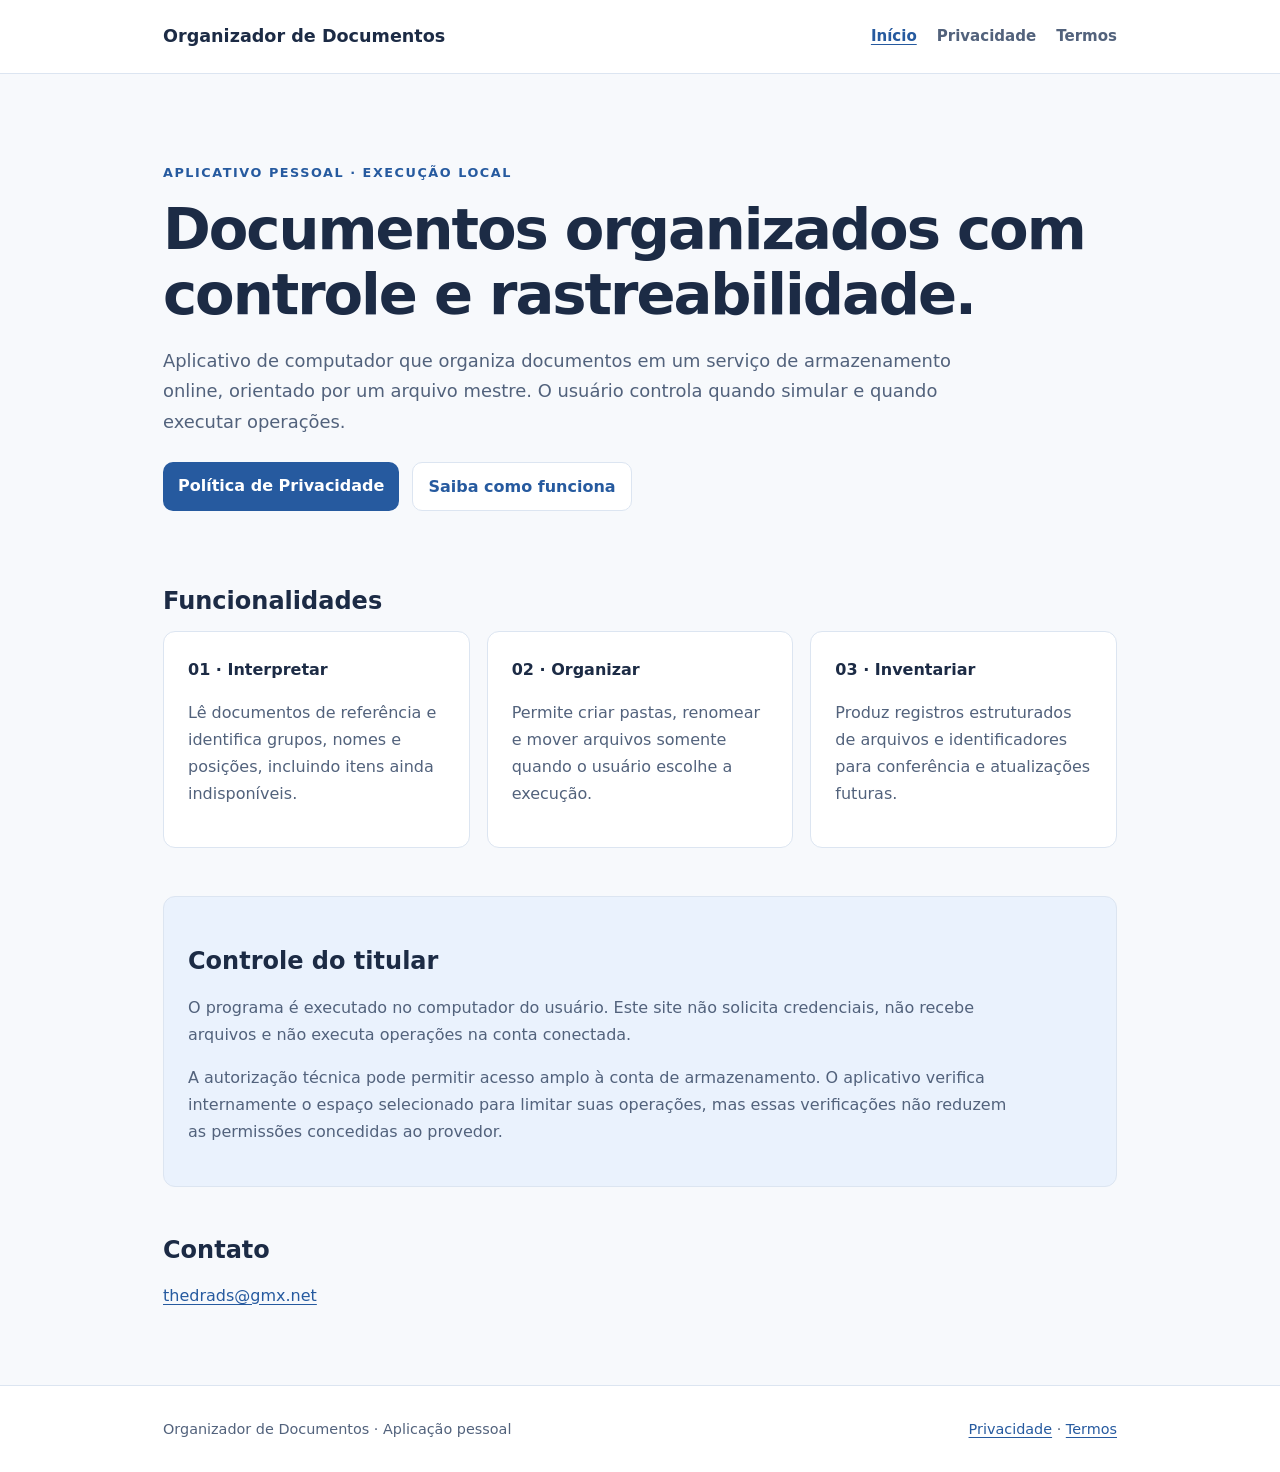
<file: organizador-documentos/index.html>
<!doctype html>
<html lang="pt-BR"><head><meta charset="utf-8"><meta name="viewport" content="width=device-width,initial-scale=1"><meta name="robots" content="noindex,nofollow,noarchive"><meta name="referrer" content="no-referrer"><meta http-equiv="Content-Security-Policy" content="default-src 'none'; style-src 'self'; base-uri 'none'; form-action 'none'; object-src 'none'"><meta name="description" content="Apresentação do Organizador de Documentos, ferramenta pessoal de organização de arquivos."><title>Página inicial — Organizador de Documentos</title><link rel="stylesheet" href="./estilo.css"></head>
<body><a class="skip" href="#conteudo">Ir ao conteúdo</a><header><div class="wrap nav"><a class="brand" href="./">Organizador de Documentos</a><nav aria-label="Navegação"><a href="./index.html" aria-current="page">Início</a><a href="./privacidade.html">Privacidade</a><a href="./termos.html">Termos</a></nav></div></header><main id="conteudo" class="wrap home">
<section class="hero"><p class="eyebrow">Aplicativo pessoal · Execução local</p><h1>Documentos organizados com controle e rastreabilidade.</h1>
<p class="lead">Aplicativo de computador que organiza documentos em um serviço de armazenamento online, orientado por um arquivo mestre. O usuário controla quando simular e quando executar operações.</p>
<div class="buttons"><a class="primary" href="./privacidade.html">Política de Privacidade</a><a class="secondary" href="#funcionamento">Saiba como funciona</a></div></section>
<section id="funcionamento"><h2>Funcionalidades</h2><div class="grid"><article><strong>01 · Interpretar</strong><p>Lê documentos de referência e identifica grupos, nomes e posições, incluindo itens ainda indisponíveis.</p></article><article><strong>02 · Organizar</strong><p>Permite criar pastas, renomear e mover arquivos somente quando o usuário escolhe a execução.</p></article><article><strong>03 · Inventariar</strong><p>Produz registros estruturados de arquivos e identificadores para conferência e atualizações futuras.</p></article></div></section>
<section class="panel"><h2>Controle do titular</h2><p>O programa é executado no computador do usuário. Este site não solicita credenciais, não recebe arquivos e não executa operações na conta conectada.</p>
<p>A autorização técnica pode permitir acesso amplo à conta de armazenamento. O aplicativo verifica internamente o espaço selecionado para limitar suas operações, mas essas verificações não reduzem as permissões concedidas ao provedor.</p></section>
<section class="contact"><h2>Contato</h2><p><a href="mailto:thedrads@gmx.net">thedrads@gmx.net</a></p></section></main><footer><div class="wrap foot"><span>Organizador de Documentos · Aplicação pessoal</span><span><a href="./privacidade.html">Privacidade</a> · <a href="./termos.html">Termos</a></span></div></footer></body></html>
</file>
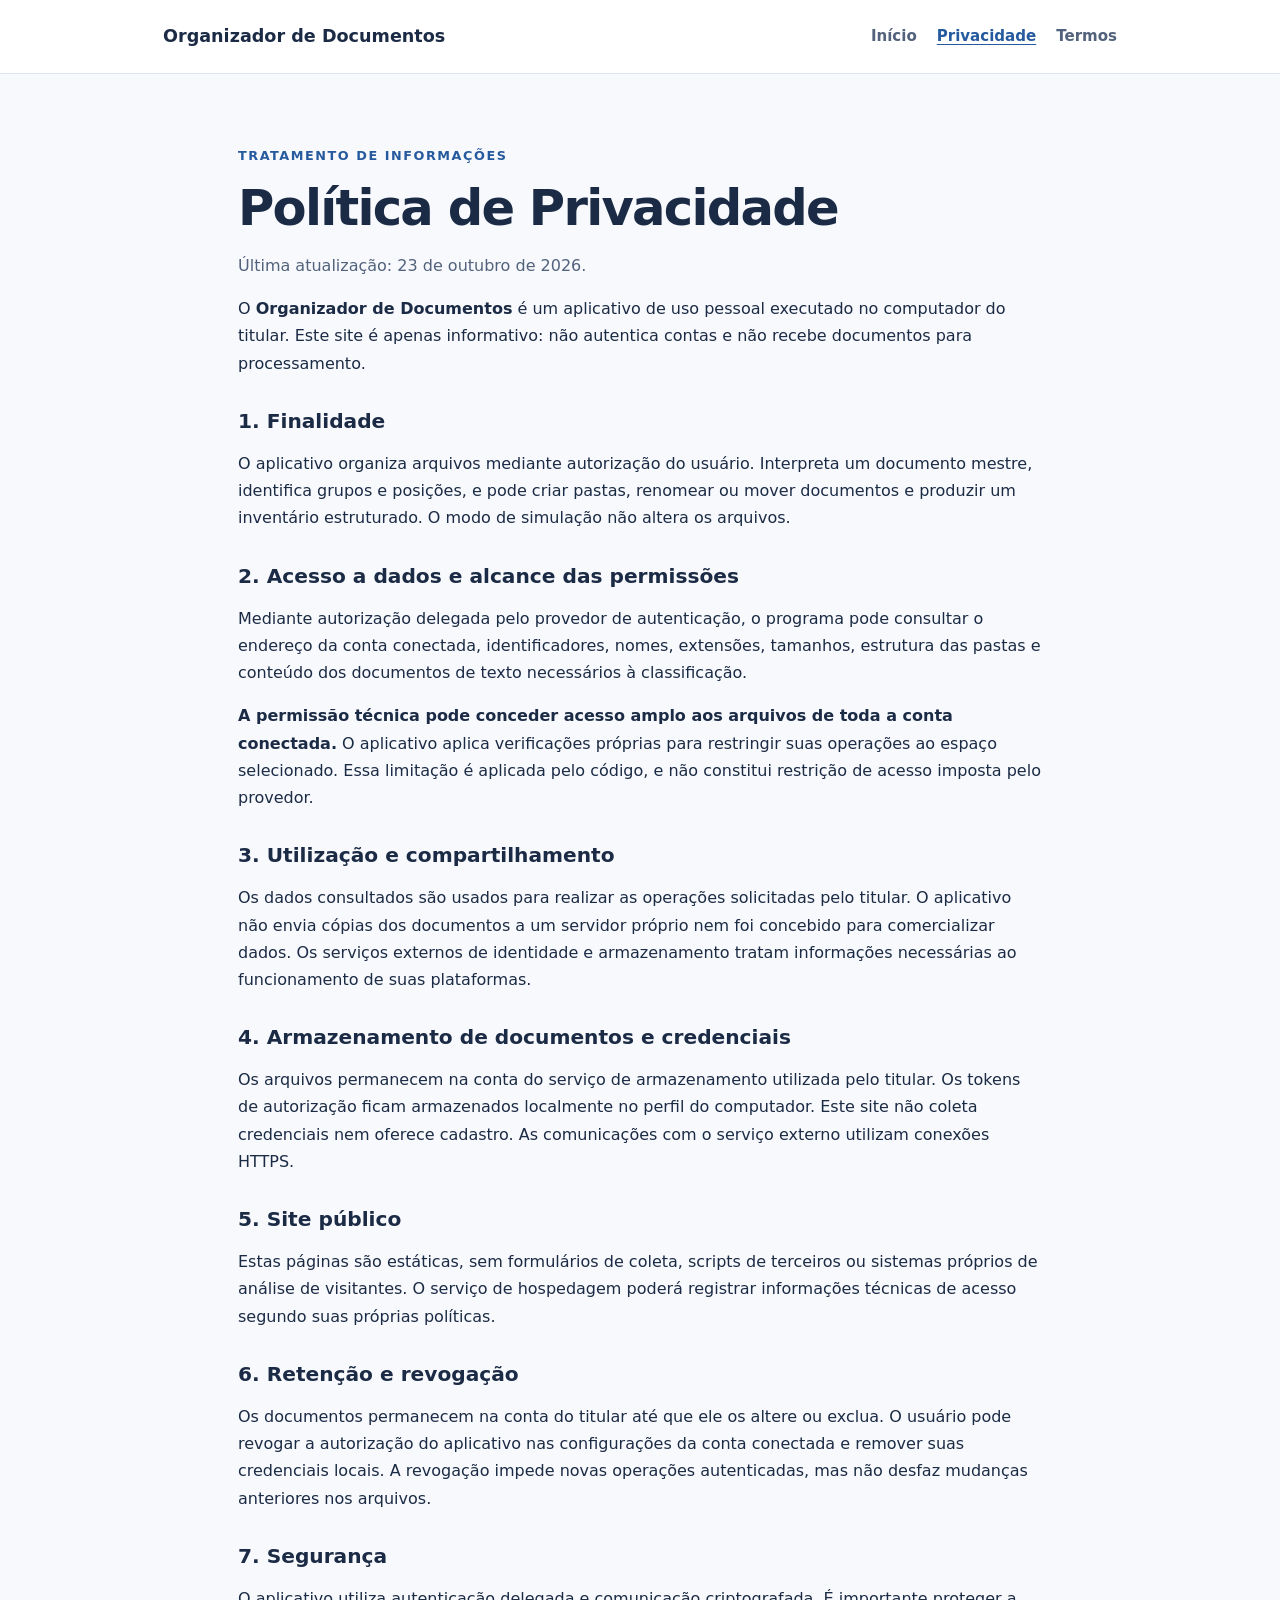
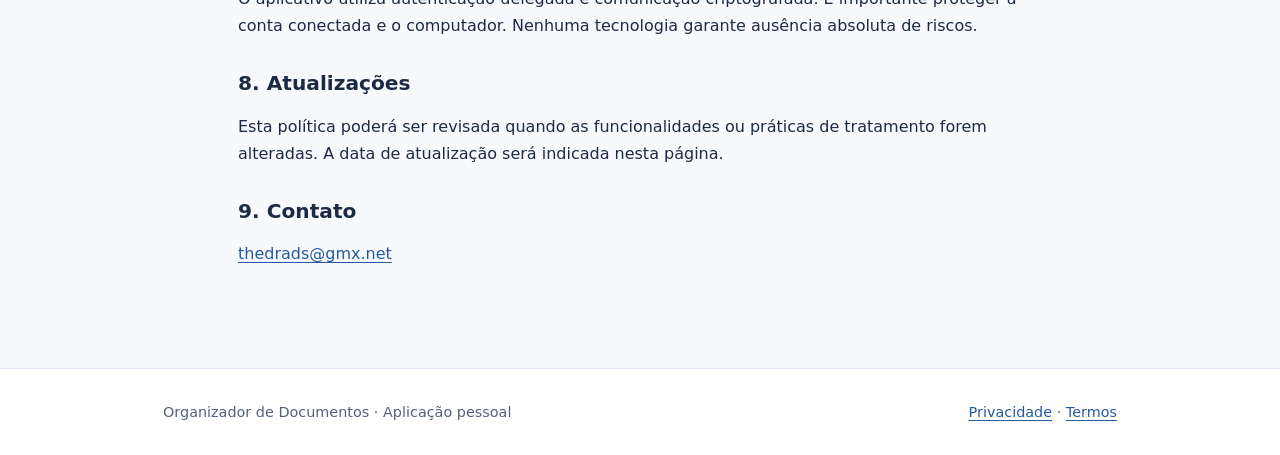
<file: organizador-documentos/privacidade.html>
<!doctype html>
<html lang="pt-BR"><head><meta charset="utf-8"><meta name="viewport" content="width=device-width,initial-scale=1"><meta name="robots" content="noindex,nofollow,noarchive"><meta name="referrer" content="no-referrer"><meta http-equiv="Content-Security-Policy" content="default-src 'none'; style-src 'self'; base-uri 'none'; form-action 'none'; object-src 'none'"><meta name="description" content="Política de Privacidade do Organizador de Documentos."><title>Política de Privacidade — Organizador de Documentos</title><link rel="stylesheet" href="./estilo.css"></head>
<body><a class="skip" href="#conteudo">Ir ao conteúdo</a><header><div class="wrap nav"><a class="brand" href="./">Organizador de Documentos</a><nav aria-label="Navegação"><a href="./index.html">Início</a><a href="./privacidade.html" aria-current="page">Privacidade</a><a href="./termos.html">Termos</a></nav></div></header><main id="conteudo" class="wrap document">
<p class="eyebrow">Tratamento de informações</p><h1>Política de Privacidade</h1><p class="muted">Última atualização: 23 de outubro de 2026.</p>
<p>O <strong>Organizador de Documentos</strong> é um aplicativo de uso pessoal executado no computador do titular. Este site é apenas informativo: não autentica contas e não recebe documentos para processamento.</p>
<h2>1. Finalidade</h2><p>O aplicativo organiza arquivos mediante autorização do usuário. Interpreta um documento mestre, identifica grupos e posições, e pode criar pastas, renomear ou mover documentos e produzir um inventário estruturado. O modo de simulação não altera os arquivos.</p>
<h2>2. Acesso a dados e alcance das permissões</h2><p>Mediante autorização delegada pelo provedor de autenticação, o programa pode consultar o endereço da conta conectada, identificadores, nomes, extensões, tamanhos, estrutura das pastas e conteúdo dos documentos de texto necessários à classificação.</p>
<p><strong>A permissão técnica pode conceder acesso amplo aos arquivos de toda a conta conectada.</strong> O aplicativo aplica verificações próprias para restringir suas operações ao espaço selecionado. Essa limitação é aplicada pelo código, e não constitui restrição de acesso imposta pelo provedor.</p>
<h2>3. Utilização e compartilhamento</h2><p>Os dados consultados são usados para realizar as operações solicitadas pelo titular. O aplicativo não envia cópias dos documentos a um servidor próprio nem foi concebido para comercializar dados. Os serviços externos de identidade e armazenamento tratam informações necessárias ao funcionamento de suas plataformas.</p>
<h2>4. Armazenamento de documentos e credenciais</h2><p>Os arquivos permanecem na conta do serviço de armazenamento utilizada pelo titular. Os tokens de autorização ficam armazenados localmente no perfil do computador. Este site não coleta credenciais nem oferece cadastro. As comunicações com o serviço externo utilizam conexões HTTPS.</p>
<h2>5. Site público</h2><p>Estas páginas são estáticas, sem formulários de coleta, scripts de terceiros ou sistemas próprios de análise de visitantes. O serviço de hospedagem poderá registrar informações técnicas de acesso segundo suas próprias políticas.</p>
<h2>6. Retenção e revogação</h2><p>Os documentos permanecem na conta do titular até que ele os altere ou exclua. O usuário pode revogar a autorização do aplicativo nas configurações da conta conectada e remover suas credenciais locais. A revogação impede novas operações autenticadas, mas não desfaz mudanças anteriores nos arquivos.</p>
<h2>7. Segurança</h2><p>O aplicativo utiliza autenticação delegada e comunicação criptografada. É importante proteger a conta conectada e o computador. Nenhuma tecnologia garante ausência absoluta de riscos.</p>
<h2>8. Atualizações</h2><p>Esta política poderá ser revisada quando as funcionalidades ou práticas de tratamento forem alteradas. A data de atualização será indicada nesta página.</p>
<h2>9. Contato</h2><p><a href="mailto:thedrads@gmx.net">thedrads@gmx.net</a></p></main><footer><div class="wrap foot"><span>Organizador de Documentos · Aplicação pessoal</span><span><a href="./privacidade.html">Privacidade</a> · <a href="./termos.html">Termos</a></span></div></footer></body></html>
</file>
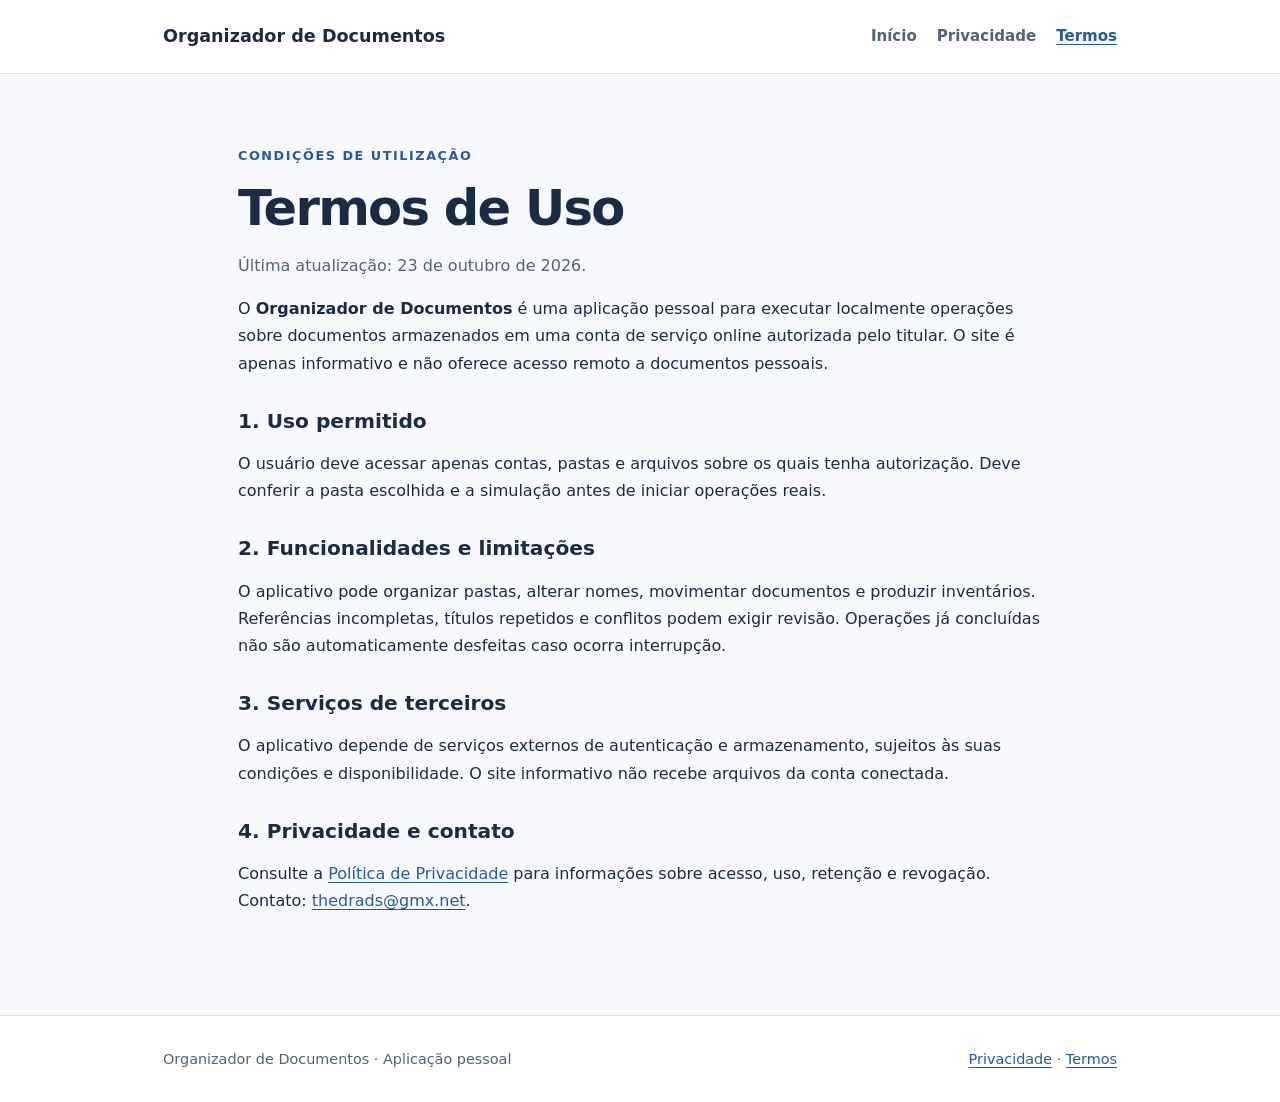
<file: organizador-documentos/termos.html>
<!doctype html>
<html lang="pt-BR"><head><meta charset="utf-8"><meta name="viewport" content="width=device-width,initial-scale=1"><meta name="robots" content="noindex,nofollow,noarchive"><meta name="referrer" content="no-referrer"><meta http-equiv="Content-Security-Policy" content="default-src 'none'; style-src 'self'; base-uri 'none'; form-action 'none'; object-src 'none'"><meta name="description" content="Termos de Uso do Organizador de Documentos."><title>Termos de Uso — Organizador de Documentos</title><link rel="stylesheet" href="./estilo.css"></head>
<body><a class="skip" href="#conteudo">Ir ao conteúdo</a><header><div class="wrap nav"><a class="brand" href="./">Organizador de Documentos</a><nav aria-label="Navegação"><a href="./index.html">Início</a><a href="./privacidade.html">Privacidade</a><a href="./termos.html" aria-current="page">Termos</a></nav></div></header><main id="conteudo" class="wrap document">
<p class="eyebrow">Condições de utilização</p><h1>Termos de Uso</h1><p class="muted">Última atualização: 23 de outubro de 2026.</p>
<p>O <strong>Organizador de Documentos</strong> é uma aplicação pessoal para executar localmente operações sobre documentos armazenados em uma conta de serviço online autorizada pelo titular. O site é apenas informativo e não oferece acesso remoto a documentos pessoais.</p>
<h2>1. Uso permitido</h2><p>O usuário deve acessar apenas contas, pastas e arquivos sobre os quais tenha autorização. Deve conferir a pasta escolhida e a simulação antes de iniciar operações reais.</p>
<h2>2. Funcionalidades e limitações</h2><p>O aplicativo pode organizar pastas, alterar nomes, movimentar documentos e produzir inventários. Referências incompletas, títulos repetidos e conflitos podem exigir revisão. Operações já concluídas não são automaticamente desfeitas caso ocorra interrupção.</p>
<h2>3. Serviços de terceiros</h2><p>O aplicativo depende de serviços externos de autenticação e armazenamento, sujeitos às suas condições e disponibilidade. O site informativo não recebe arquivos da conta conectada.</p>
<h2>4. Privacidade e contato</h2><p>Consulte a <a href="./privacidade.html">Política de Privacidade</a> para informações sobre acesso, uso, retenção e revogação. Contato: <a href="mailto:thedrads@gmx.net">thedrads@gmx.net</a>.</p></main><footer><div class="wrap foot"><span>Organizador de Documentos · Aplicação pessoal</span><span><a href="./privacidade.html">Privacidade</a> · <a href="./termos.html">Termos</a></span></div></footer></body></html>
</file>
<file: organizador-documentos/estilo.css>
:root{color-scheme:light;--bg:#f7f9fc;--fg:#1c2b45;--sub:#52627c;--primary:#265a9f;--line:#dce5f1}*{box-sizing:border-box}html{scroll-behavior:smooth}body{margin:0;background:var(--bg);color:var(--fg);font:16px/1.7 system-ui,-apple-system,"Segoe UI",Arial,sans-serif}a{color:var(--primary);text-underline-offset:3px}.wrap{max-width:1000px;padding:0 23px;margin:auto}header,footer{background:#fff;border-bottom:1px solid var(--line)}.nav{min-height:73px;display:flex;align-items:center;justify-content:space-between;gap:22px}.brand{color:var(--fg);font-weight:750;text-decoration:none;font-size:1.1rem}nav{display:flex;gap:20px}nav a{font-size:.94rem;color:var(--sub);text-decoration:none;font-weight:600}nav a[aria-current=page],nav a:hover{text-decoration:underline;color:var(--primary)}h1{font-size:clamp(2.1rem,4.6vw,3.6rem);line-height:1.14;letter-spacing:-.035em;margin:13px 0}h2{font-size:1.5rem;line-height:1.3;margin:25px 0 13px}p{max-width:840px}.hero{padding:75px 0 50px}.lead{font-size:1.12rem;color:var(--sub)}.eyebrow{text-transform:uppercase;letter-spacing:.12em;color:var(--primary);font-size:.8rem;font-weight:700}.buttons{display:flex;gap:13px;flex-wrap:wrap;margin-top:25px}.buttons a{padding:10px 15px;border-radius:10px;text-decoration:none;font-weight:700}.primary{background:var(--primary);color:#fff}.secondary{background:#fff;border:1px solid var(--line)}.grid{display:grid;grid-template-columns:repeat(3,1fr);gap:17px}.grid article,.panel{background:#fff;border:1px solid var(--line);border-radius:12px;padding:24px}.grid article p,.panel p{color:var(--sub)}.panel{background:#eaf2fd;margin:48px 0}.contact{padding-bottom:60px}.document{max-width:850px;padding-top:58px;padding-bottom:85px}.document h1{font-size:clamp(2.1rem,4vw,3.1rem)}.document h2{font-size:1.26rem;margin-top:31px}.muted{color:var(--sub)}footer{border-top:1px solid var(--line);border-bottom:0;color:var(--sub);font-size:.9rem}.foot{min-height:86px;display:flex;align-items:center;justify-content:space-between;gap:14px}.skip{position:absolute;left:-999px;top:5px;background:#fff;padding:6px}.skip:focus{left:10px;z-index:9}@media(max-width:720px){.nav{align-items:flex-start;flex-direction:column;padding:15px 23px;gap:10px}.grid{grid-template-columns:1fr}.hero{padding-top:48px}.foot{flex-direction:column;align-items:flex-start;padding:20px 23px}}
</file>
